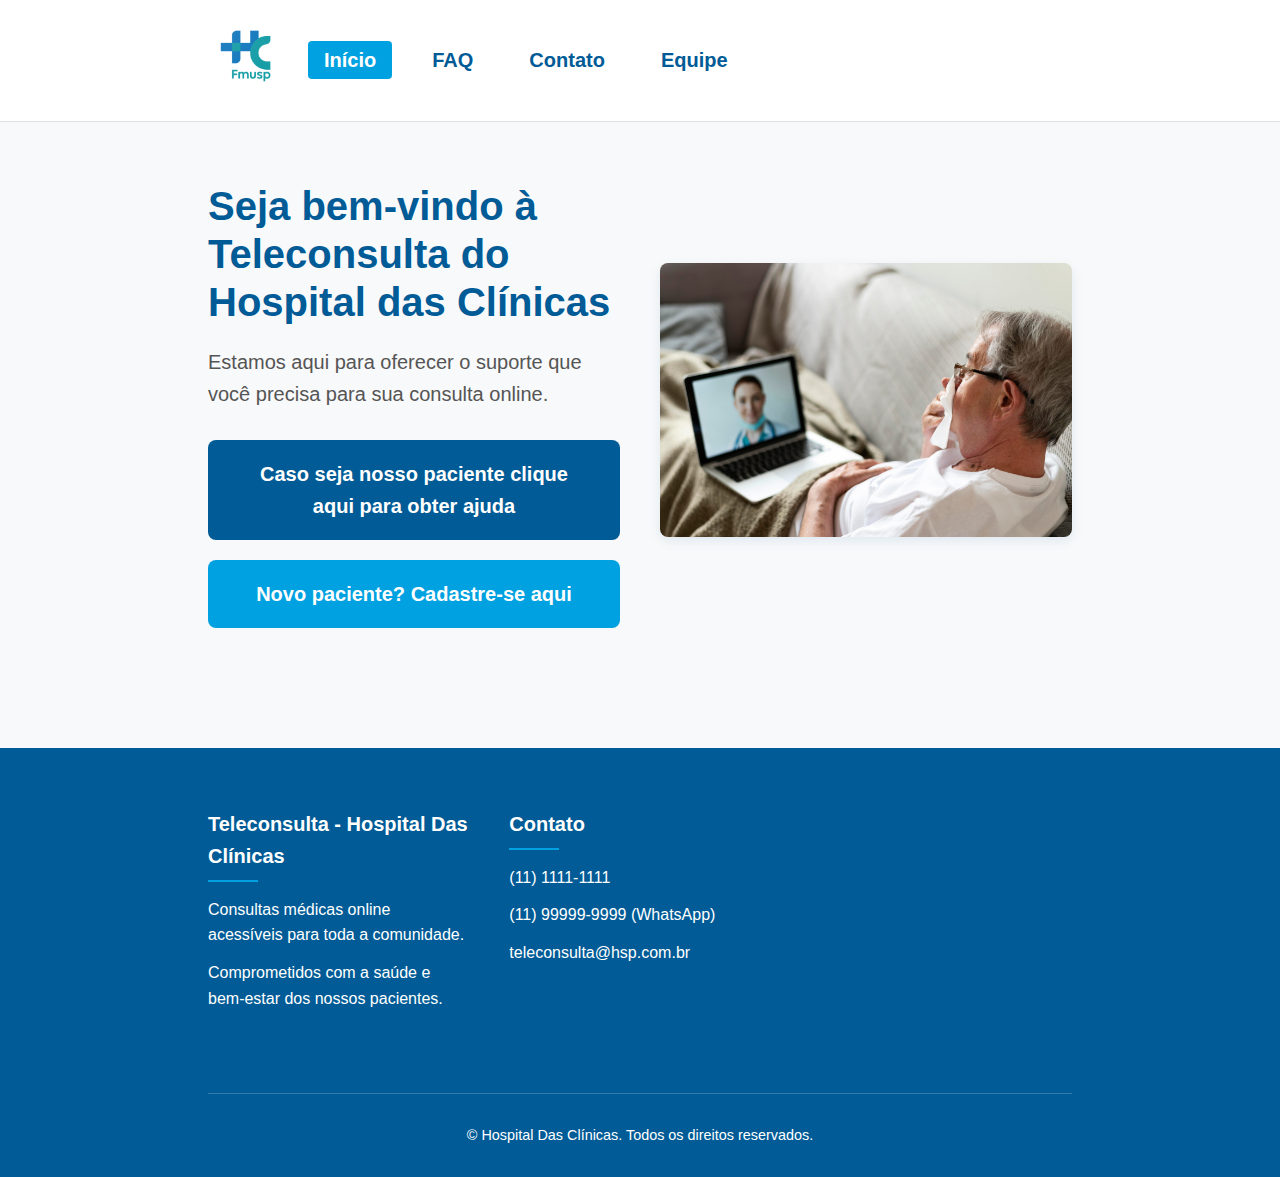
<file: index.html>
<!DOCTYPE html>
<html lang="pt-br">
<head>
  <meta charset="UTF-8">
  <meta name="viewport" content="width=device-width, initial-scale=1.0">
  <title>Hospital Das Clínicas - Teleconsulta</title>
  <link rel="stylesheet" href="./css/style.css">
</head>
<body>

<header class="cabecalho">
  <div class="container cabecalho-container">
    <div class="logo">
      <a href="index.html">
        <img src="./img/logo_hospital.png" alt="Logo Hospital">
      </a>
    </div>
    <nav class="menu">
      <ul>
        <li><a href="index.html" class="ativo">Início</a></li>
        <li><a href="./assets/faq.html">FAQ</a></li>
        <li><a href="./assets/contato.html">Contato</a></li>
        <li><a href="./assets/integrantes.html">Equipe</a></li>
      </ul>
    </nav>
  </div>
</header>

<main class="container">
  <section class="principal">
    <div class="conteudo-principal">
      <div class="texto-conteudo">
        <h1>Seja bem-vindo à Teleconsulta do Hospital das Clínicas</h1>
        <p>Estamos aqui para oferecer o suporte que você precisa para sua consulta online.</p>
        <div class="botoes-acesso">
          <div class="botao1">
            <a href="./assets/login.html">Caso seja nosso paciente clique aqui para obter ajuda</a>
          </div>
          <div class="botao2">
            <a href="./assets/cadastro.html">Novo paciente? Cadastre-se aqui</a>
          </div>
        </div>
      </div>
      <div class="imagem-destaque">
        <img src="./img/ImagemIdosoNaTeleConsulta.jpg" alt="Paciente usando tablet para consulta online">
      </div>
    </div>
  </section>
</main>

<footer class="rodape">
  <div class="container">
    <div class="coluna-footer">
      <h3>Teleconsulta - Hospital Das Clínicas</h3>
      <p>Consultas médicas online acessíveis para toda a comunidade.</p>
      <p>Comprometidos com a saúde e bem-estar dos nossos pacientes.</p>
    </div>

    <div class="coluna-footer">
      <h3>Contato</h3>
      <p> (11) 1111-1111</p>
      <p> (11) 99999-9999 (WhatsApp)</p>
      <p> teleconsulta@hsp.com.br</p>
    </div>

    <div class="base-rodape">
      <p>© Hospital Das Clínicas. Todos os direitos reservados.</p>
    </div>
  </div>
</footer>

</body>
</html>
</file>
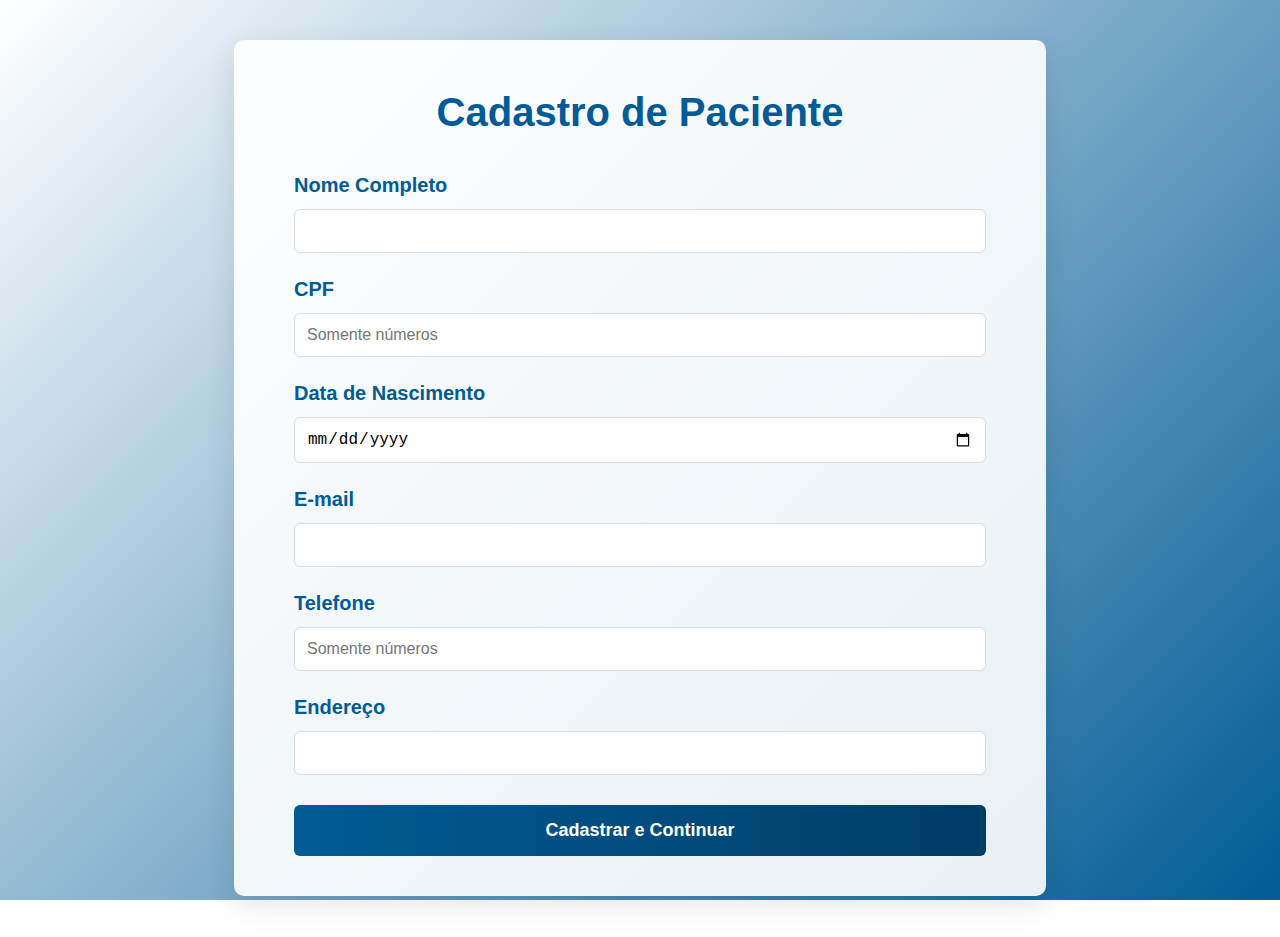
<file: assets/cadastro.html>
<!DOCTYPE html>
<html lang="pt-br">
<head>
    <meta charset="UTF-8">
    <meta name="viewport" content="width=device-width, initial-scale=1.0">
    <title>Cadastro de Paciente</title>
    <link rel="stylesheet" href="../css/forms.css">
    <script src="../js/cadastro.js" defer></script>
</head>
<body>
    <div class="container">
        <h1>Cadastro de Paciente</h1>
        <form id="cadastroForm" action="primeiroContato.html" method="GET">
            <div class="form-item">
                <label for="nome" class="required">Nome Completo</label>
                <input type="text" id="nome" name="nome" required>
            </div>

            <div class="form-item">
                <label for="cpf" class="required">CPF</label>
                <input type="text" id="cpf" name="cpf" maxlength="14" placeholder="Somente números" required>
            </div>

            <div class="form-item">
                <label for="dataNasc" class="required">Data de Nascimento</label>
                <input type="date" id="dataNasc" name="dataNasc" required>
            </div>
            <div class="form-item">
                <label for="email" class="required">E-mail</label>
                <input type="email" id="email" name="email" required>
            </div>

            <div class="form-item">
                <label for="telefone" class="required">Telefone</label>
                <input type="tel" id="telefone" name="telefone" placeholder="Somente números" required>
            </div>

            <div class="form-item">
                <label for="endereco">Endereço</label>
                <input type="text" id="endereco" name="endereco">
            </div>

            <button type="submit">Cadastrar e Continuar</button>
        </form>
    </div>
</body>
</html>
</file>
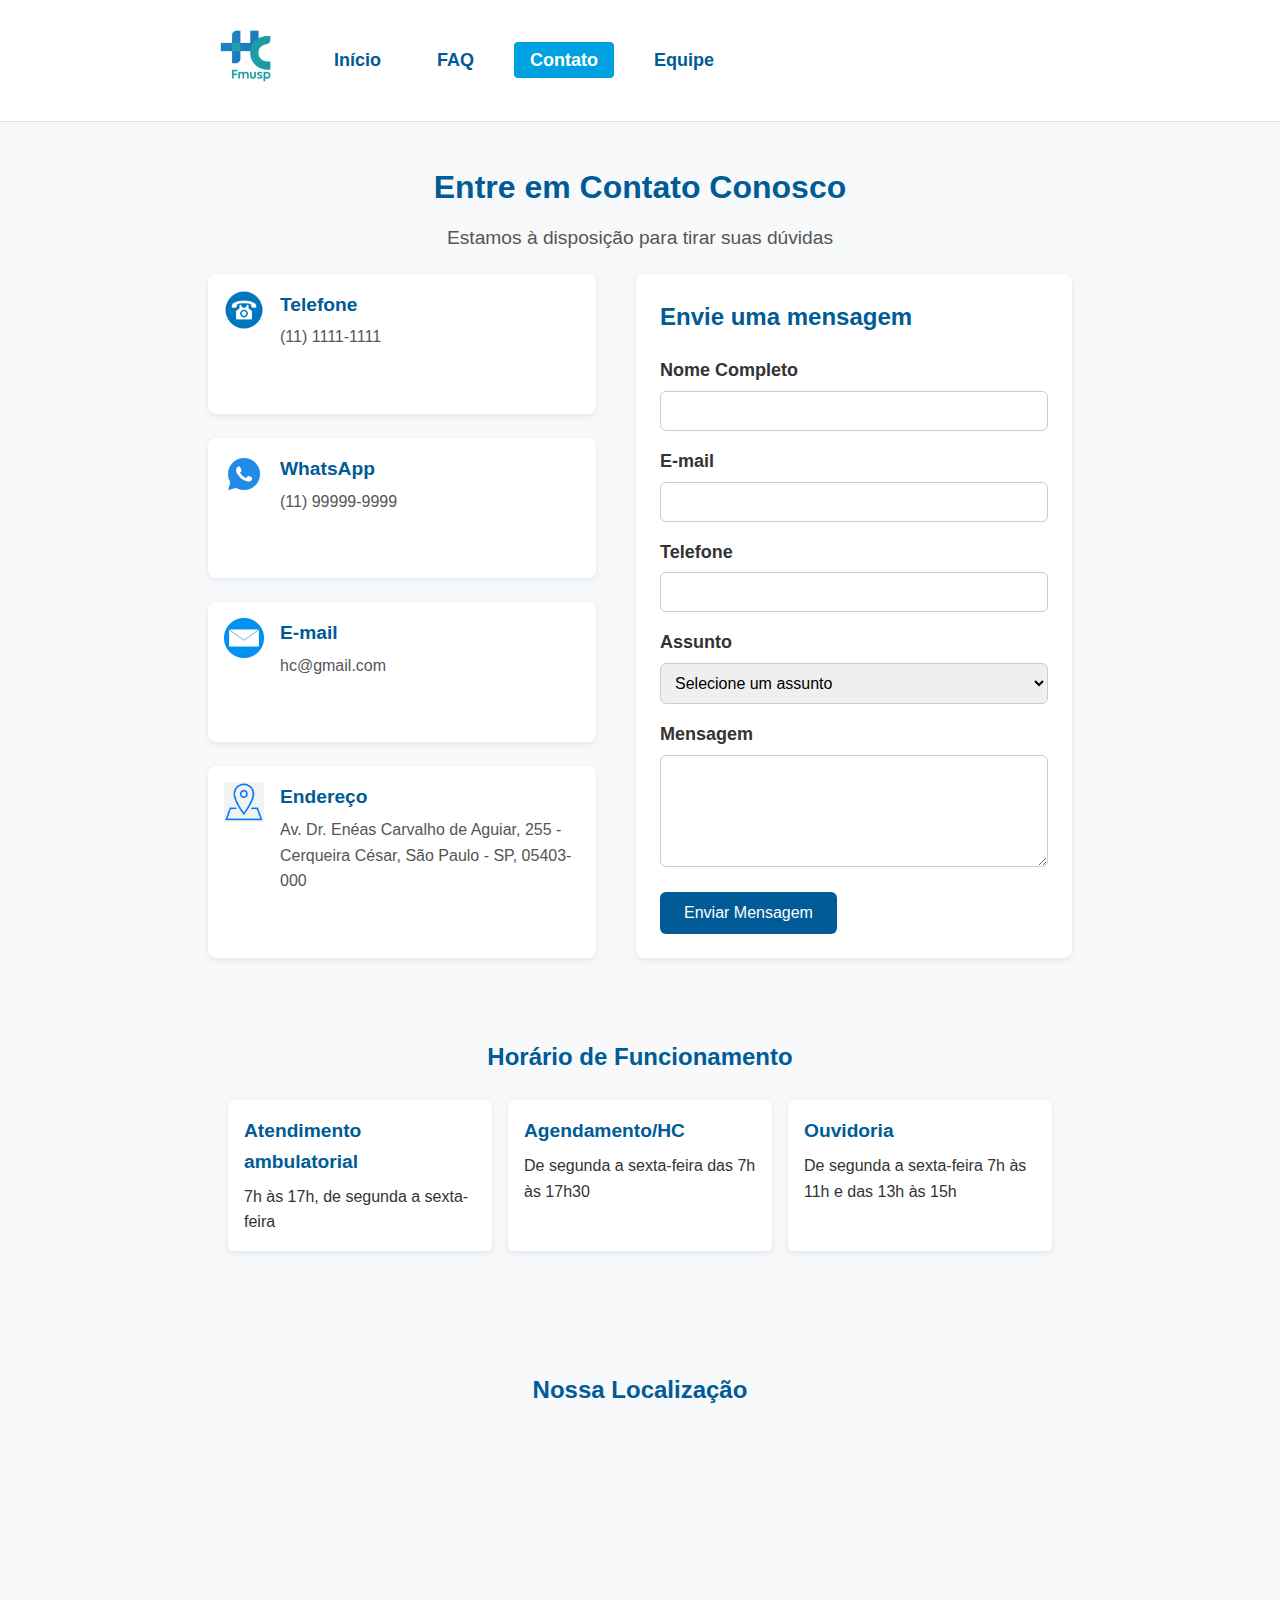
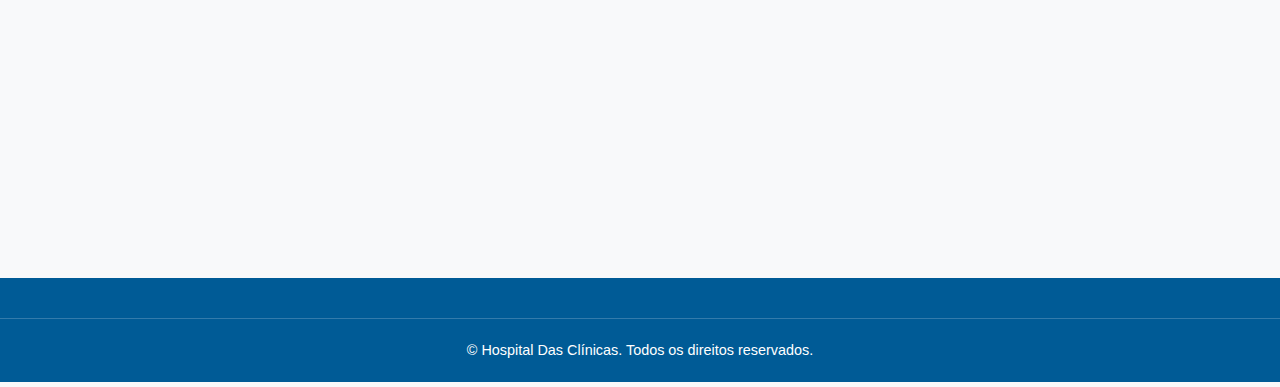
<file: assets/contato.html>
<!DOCTYPE html>
<html lang="pt-br">
<head>
  <meta charset="UTF-8">
  <meta name="viewport" content="width=device-width, initial-scale=1.0">
  <title>Hospital Das Clínicas - Contato</title>
  <link rel="stylesheet" href="../css/contato.css">
  <script src="../js/contato.js" defer></script>
</head>
<body>
  <header class="cabecalho">
    <div class="container cabecalho-container">
      <div class="logo">
        <a href="../index.html">
          <img src="../img/logo_sem_fundo.png" alt="Logo Hospital">
        </a>
      </div>
      <nav class="menu">
        <ul>
          <li><a href="../index.html">Início</a></li>
          <li><a href="./faq.html">FAQ</a></li>
          <li><a href="./contato.html" class="ativo">Contato</a></li>
          <li><a href="./integrantes.html">Equipe</a></li>
        </ul>
      </nav>
    </div>
  </header>

  <main class="container">
    <section class="contato-header">
      <h1>Entre em Contato Conosco</h1>
      <p>Estamos à disposição para tirar suas dúvidas</p>
    </section>

    <div class="contato-content">
      <div class="contato-info">
        <div class="info-box">
          <div class="info-icon">
            <img src="../img/telefone.png" alt="Ícone telefone">
          </div>
          <div class="info-text">
            <h3>Telefone</h3>
            <p>(11) 1111-1111</p>
          </div>
        </div>

        <div class="info-box">
          <div class="info-icon">
            <img src="../img/whatsapp_logo.png" alt="Ícone WhatsApp">
          </div>
          <div class="info-text">
            <h3>WhatsApp</h3>
            <p>(11) 99999-9999</p>
          </div>
        </div>

        <div class="info-box">
          <div class="info-icon">
            <img src="../img/email_logo.jpg" alt="Ícone e-mail">
          </div>
          <div class="info-text">
            <h3>E-mail</h3>
            <p>hc@gmail.com</p>
          </div>
        </div>

        <div class="info-box">
          <div class="info-icon">
            <img src="../img/endereco_logo.png" alt="Ícone endereço">
          </div>
          <div class="info-text">
            <h3>Endereço</h3>
            <p>Av. Dr. Enéas Carvalho de Aguiar, 255 - Cerqueira César, São Paulo - SP, 05403-000</p>
          </div>
        </div>
      </div>

      <div class="contato-form">
        <h2>Envie uma mensagem</h2>
        <form id="contatoForm">
          <div class="form-group">
            <label for="nome">Nome Completo</label>
            <input type="text" id="nome" name="nome" required>
          </div>

          <div class="form-group">
            <label for="email">E-mail</label>
            <input type="email" id="email" name="email" required>
          </div>

          <div class="form-group">
            <label for="telefone">Telefone</label>
            <input type="tel" id="telefone" name="telefone">
          </div>

          <div class="form-group">
            <label for="assunto">Assunto</label>
            <select id="assunto" name="assunto" required>
              <option value="" disabled selected>Selecione um assunto</option>
              <option value="duvida">Dúvida</option>
              <option value="sugestao">Sugestão</option>
              <option value="reclamacao">Reclamação</option>
              <option value="outro">Outro</option>
            </select>
          </div>

          <div class="form-group">
            <label for="mensagem">Mensagem</label>
            <textarea id="mensagem" name="mensagem" rows="5" required></textarea>
          </div>

          <button type="submit" class="btn-enviar">Enviar Mensagem</button>
          <div id="mensagemSucesso"></div>
        </form>
      </div>
    </div>

    <section class="horario-funcionamento">
      <h2>Horário de Funcionamento</h2>
      <div class="horarios-container">
        <div class="horario-item">
          <h3>Atendimento ambulatorial</h3>
          <p>7h às 17h, de segunda a sexta-feira</p>
        </div>
        <div class="horario-item">
          <h3>Agendamento/HC</h3>
          <p>De segunda a sexta-feira das 7h às 17h30</p>
        </div>
        <div class="horario-item">
          <h3>Ouvidoria</h3>
          <p>De segunda a sexta-feira 7h às 11h e das 13h às 15h</p>
        </div>
      </div>
    </section>

    <section class="contato-mapa">
      <h2>Nossa Localização</h2>
      <div class="mapa-wrapper">
        <iframe 
          src="https://www.google.com/maps/embed?pb=!1m18!1m12!1m3!1d3656.922487366746!2d-46.67074382376934!3d-23.57021866239795!2m3!1f0!2f0!3f0!3m2!1i1024!2i768!4f13.1!3m3!1m2!1s0x94ce59ce23a1eb7f%3A0x2b0bfb6e0f1f1a11!2sHospital%20das%20Cl%C3%ADnicas%20da%20Faculdade%20de%20Medicina%20da%20Universidade%20de%20S%C3%A3o%20Paulo!5e0!3m2!1spt-BR!2sbr!4v1716400000000!5m2!1spt-BR!2sbr" 
          allowfullscreen="" 
          loading="lazy"
          referrerpolicy="no-referrer-when-downgrade">
        </iframe>
      </div>
    </section>
  </main>

  <footer class="rodape">
    <div class="base-rodape">
      <p>© Hospital Das Clínicas. Todos os direitos reservados.</p>
    </div>
  </footer>
</body>
</html>
</file>
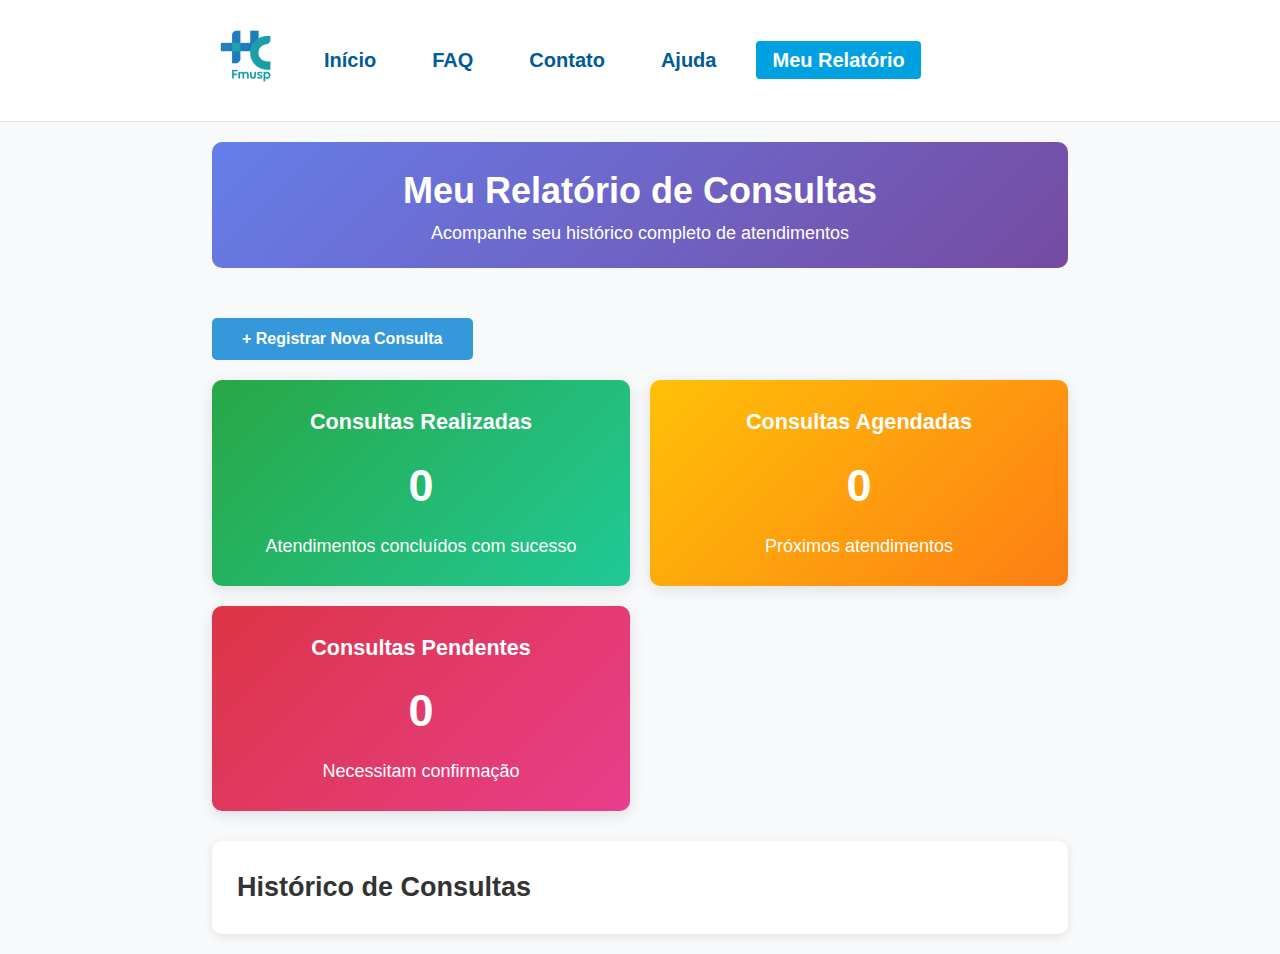
<file: assets/dashboard-cadastro.html>
<!DOCTYPE html>
<html lang="pt-br">
<head>
    <meta charset="UTF-8">
    <meta name="viewport" content="width=device-width, initial-scale=1.0">
    <title>Hospital Das Clínicas - Meu Relatório</title>
    <link rel="stylesheet" href="../css/style.css">
    <style>
        .dashboard-container {
            max-width: 1200px;
            margin: 0 auto;
            padding: 20px;
        }
        
        .dashboard-header {
            text-align: center;
            margin-bottom: 30px;
            padding: 20px;
            background: linear-gradient(135deg, #667eea 0%, #764ba2 100%);
            color: white;
            border-radius: 10px;
        }
        
        .status-grid {
            display: grid;
            grid-template-columns: repeat(auto-fit, minmax(300px, 1fr));
            gap: 20px;
            margin-bottom: 30px;
        }
        
        .status-card {
            padding: 25px;
            border-radius: 10px;
            text-align: center;
            color: white;
            box-shadow: 0 4px 15px rgba(0,0,0,0.1);
        }
        
        .status-bom {
            background: linear-gradient(135deg, #28a745, #20c997);
        }
        
        .status-ruim {
            background: linear-gradient(135deg, #dc3545, #e83e8c);
        }
        
        .status-neutro {
            background: linear-gradient(135deg, #ffc107, #fd7e14);
        }
        
        .status-card h3 {
            margin-bottom: 10px;
            font-size: 1.2em;
        }
        
        .status-card .numero {
            font-size: 2.5em;
            font-weight: bold;
            margin: 10px 0;
        }
        
        .historico-consultas {
            background: white;
            padding: 25px;
            border-radius: 10px;
            box-shadow: 0 2px 10px rgba(0,0,0,0.1);
        }
        
        .consulta-item {
            padding: 15px;
            border-left: 5px solid #3498db;
            margin-bottom: 15px;
            background: #f8f9fa;
            border-radius: 5px;
        }
        
        .consulta-presencial { border-left-color: #28a745; }
        .consulta-remota { border-left-color: #17a2b8; }
        .consulta-pendente { border-left-color: #ffc107; }
        
        .btn-registrar {
            background: #3498db;
            color: white;
            padding: 12px 30px;
            border: none;
            border-radius: 5px;
            cursor: pointer;
            font-size: 16px;
            font-weight: bold;
            margin: 20px 0;
        }
        
        .btn-registrar:hover {
            background: #2980b9;
        }
        
        .modal {
            display: none;
            position: fixed;
            z-index: 1000;
            left: 0;
            top: 0;
            width: 100%;
            height: 100%;
            background-color: rgba(0,0,0,0.5);
        }
        
        .modal-content {
            background-color: white;
            margin: 5% auto;
            padding: 30px;
            border-radius: 10px;
            width: 90%;
            max-width: 500px;
        }
        
        .form-group {
            margin-bottom: 20px;
        }
        
        .form-group label {
            display: block;
            margin-bottom: 5px;
            font-weight: bold;
            color: #2c3e50;
        }
        
        .form-group select {
            width: 100%;
            padding: 10px;
            border: 2px solid #ddd;
            border-radius: 5px;
            font-size: 16px;
        }
        
        .btn-submit {
            background: #28a745;
            color: white;
            padding: 12px 30px;
            border: none;
            border-radius: 5px;
            cursor: pointer;
            font-size: 16px;
            width: 100%;
        }
        
        .close {
            float: right;
            font-size: 28px;
            font-weight: bold;
            cursor: pointer;
        }
    </style>
</head>
<body>

<header class="cabecalho">
    <div class="container cabecalho-container">
        <div class="logo">
            <a href="../index.html">
                <img src="../img/logo_hospital.png" alt="Logo Hospital">
            </a>
        </div>
        <nav class="menu">
            <ul>
                <li><a href="../index.html">Início</a></li>
                <li><a href="./faq.html">FAQ</a></li>
                <li><a href="./contato.html">Contato</a></li>
                <li><a href="./ajuda.html" >Ajuda</a></li>
                <li><a href="./dashboard-cadastrado.html" class="ativo">Meu Relatório</a></li>  
            </ul>
        </nav>
    </div>
</header>

<main class="container dashboard-container">
    <div class="dashboard-header">
        <h1>Meu Relatório de Consultas</h1>
        <p>Acompanhe seu histórico completo de atendimentos</p>
    </div>

    <button class="btn-registrar" onclick="abrirModal()">+ Registrar Nova Consulta</button>

    <div class="status-grid">
        <div class="status-card status-bom">
            <h3>Consultas Realizadas</h3>
            <div class="numero" id="total-realizadas">0</div>
            <p>Atendimentos concluídos com sucesso</p>
        </div>
        
        <div class="status-card status-neutro">
            <h3>Consultas Agendadas</h3>
            <div class="numero" id="total-agendadas">0</div>
            <p>Próximos atendimentos</p>
        </div>
        
        <div class="status-card status-ruim">
            <h3>Consultas Pendentes</h3>
            <div class="numero" id="total-pendentes">0</div>
            <p>Necessitam confirmação</p>
        </div>
    </div>

    <div class="historico-consultas">
        <h2>Histórico de Consultas</h2>
        <div id="lista-consultas">
            <!-- As consultas serão inseridas aqui via JavaScript -->
        </div>
    </div>
</main>

<!-- Modal para registrar consulta -->
<div id="modalConsulta" class="modal">
    <div class="modal-content">
        <span class="close" onclick="fecharModal()">&times;</span>
        <h2>Registrar Nova Consulta</h2>
        <form id="formConsulta">
            <div class="form-group">
                <label for="tipoConsulta">Tipo de Consulta:</label>
                <select id="tipoConsulta" required>
                    <option value="">Selecione...</option>
                    <option value="presencial">Consulta Presencial</option>
                    <option value="remota">Consulta Remota</option>
                </select>
            </div>
            
            <div class="form-group">
                <label for="statusConsulta">Status:</label>
                <select id="statusConsulta" required>
                    <option value="">Selecione...</option>
                    <option value="realizada">Realizada</option>
                    <option value="agendada">Agendada</option>
                    <option value="pendente">Pendente</option>
                </select>
            </div>
            
            <div class="form-group">
                <label for="dataConsulta">Data:</label>
                <input type="date" id="dataConsulta" required style="width: 100%; padding: 10px; border: 2px solid #ddd; border-radius: 5px;">
            </div>
            
            <button type="submit" class="btn-submit">Registrar Consulta</button>
        </form>
    </div>
</div>

<script>
    let consultas = JSON.parse(localStorage.getItem('consultasCadastrado')) || [];
    
    function atualizarDashboard() {
        const realizadas = consultas.filter(c => c.status === 'realizada').length;
        const agendadas = consultas.filter(c => c.status === 'agendada').length;
        const pendentes = consultas.filter(c => c.status === 'pendente').length;
        
        document.getElementById('total-realizadas').textContent = realizadas;
        document.getElementById('total-agendadas').textContent = agendadas;
        document.getElementById('total-pendentes').textContent = pendentes;
        
        const lista = document.getElementById('lista-consultas');
        lista.innerHTML = '';
        
        consultas.forEach((consulta, index) => {
            const item = document.createElement('div');
            item.className = `consulta-item ${consulta.tipo === 'presencial' ? 'consulta-presencial' : 'consulta-remota'}`;
            
            const statusColor = consulta.status === 'realizada' ? '#28a745' : 
                              consulta.status === 'agendada' ? '#17a2b8' : '#ffc107';
            
            item.innerHTML = `
                <h4>Consulta ${consulta.tipo === 'presencial' ? 'Presencial' : 'Remota'}</h4>
                <p><strong>Data:</strong> ${new Date(consulta.data).toLocaleDateString('pt-BR')}</p>
                <p><strong>Status:</strong> <span style="color: ${statusColor}">${consulta.status.charAt(0).toUpperCase() + consulta.status.slice(1)}</span></p>
            `;
            lista.appendChild(item);
        });
    }
    
    function abrirModal() {
        document.getElementById('modalConsulta').style.display = 'block';
    }
    
    function fecharModal() {
        document.getElementById('modalConsulta').style.display = 'none';
    }
    
    document.getElementById('formConsulta').addEventListener('submit', function(e) {
        e.preventDefault();
        
        const novaConsulta = {
            tipo: document.getElementById('tipoConsulta').value,
            status: document.getElementById('statusConsulta').value,
            data: document.getElementById('dataConsulta').value,
            timestamp: new Date().getTime()
        };
        
        consultas.unshift(novaConsulta);
        localStorage.setItem('consultasCadastrado', JSON.stringify(consultas));
        
        fecharModal();
        atualizarDashboard();
        this.reset();
    });
    
    // Fechar modal clicando fora
    window.onclick = function(event) {
        const modal = document.getElementById('modalConsulta');
        if (event.target === modal) {
            fecharModal();
        }
    }
    
    // Inicializar dashboard
    atualizarDashboard();
</script>

</body>
</html>
</file>
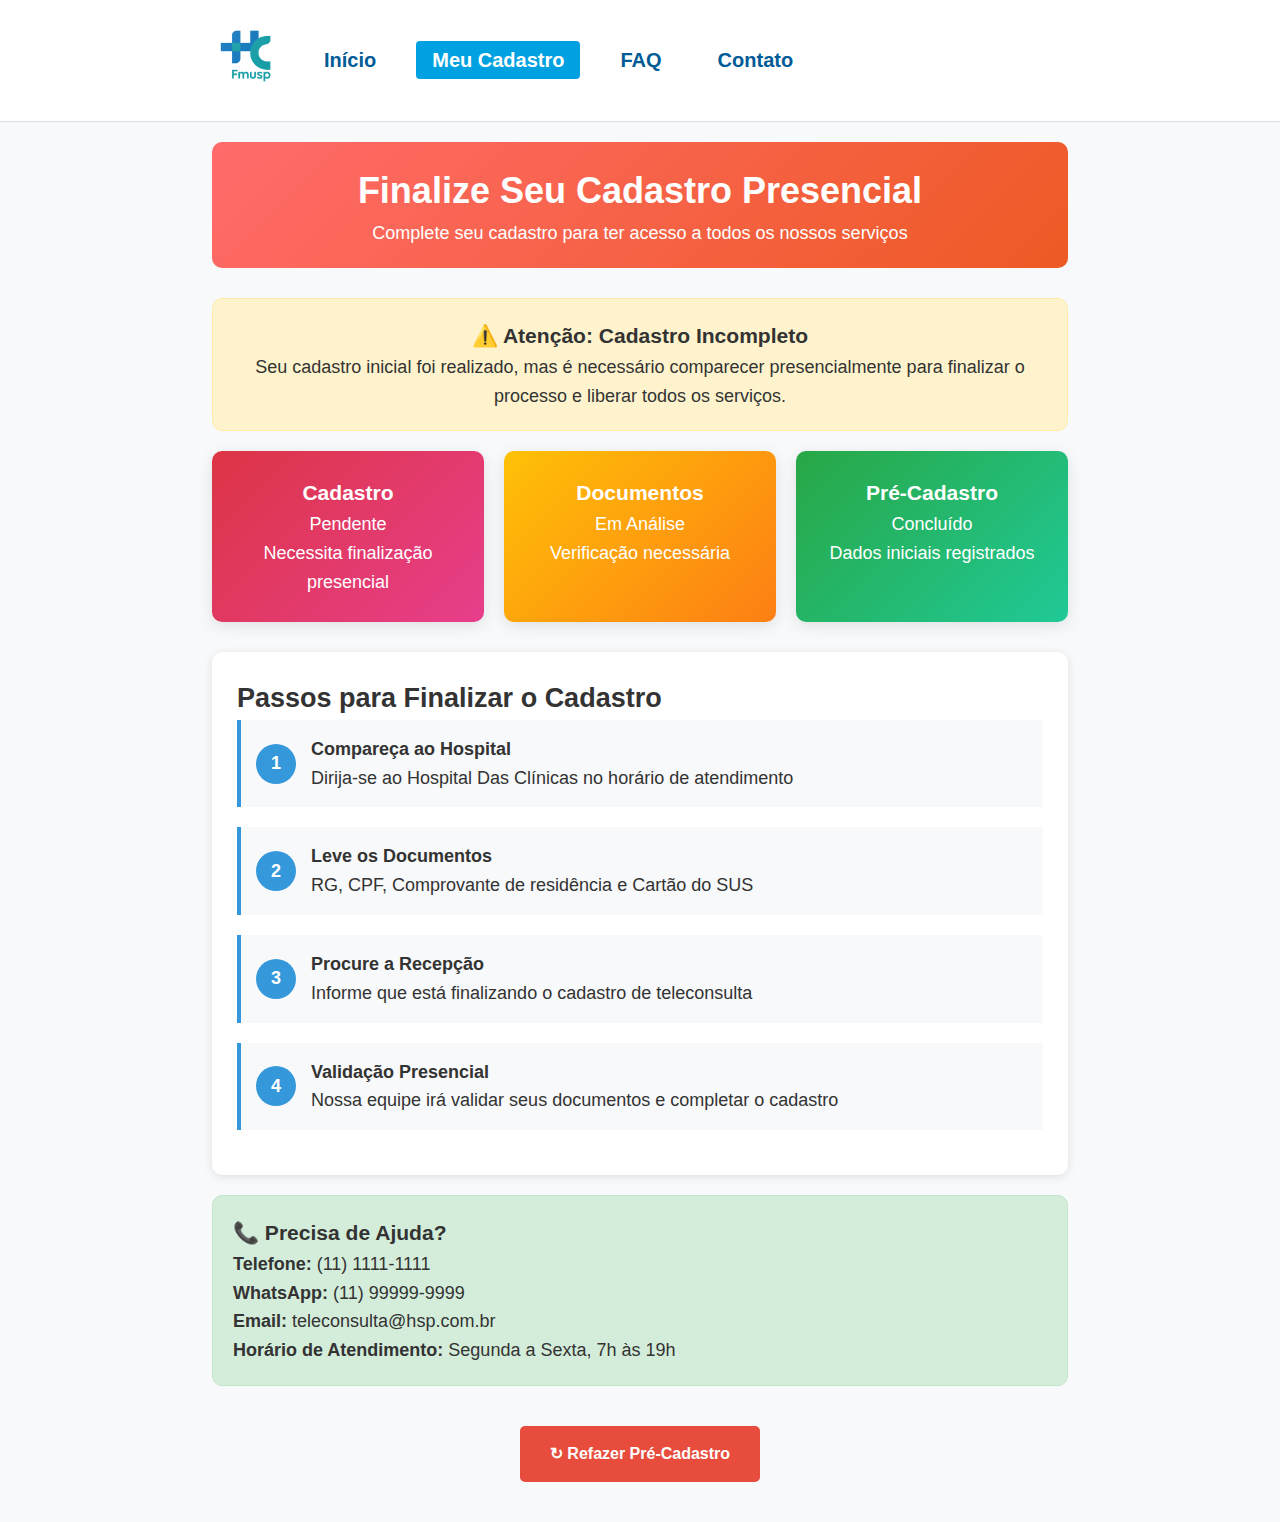
<file: assets/dashboard-naocadastrado.html>
<!DOCTYPE html>
<html lang="pt-br">
<head>
    <meta charset="UTF-8">
    <meta name="viewport" content="width=device-width, initial-scale=1.0">
    <title>Hospital Das Clínicas - Primeiro Contato</title>
    <link rel="stylesheet" href="../css/style.css">
    <style>
        .dashboard-container {
            max-width: 1200px;
            margin: 0 auto;
            padding: 20px;
        }
        
        .dashboard-header {
            text-align: center;
            margin-bottom: 30px;
            padding: 20px;
            background: linear-gradient(135deg, #ff6b6b 0%, #ee5a24 100%);
            color: white;
            border-radius: 10px;
        }
        
        .alerta-importante {
            background: #fff3cd;
            border: 1px solid #ffeaa7;
            border-radius: 10px;
            padding: 20px;
            margin: 20px 0;
            text-align: center;
        }
        
        .status-grid {
            display: grid;
            grid-template-columns: repeat(auto-fit, minmax(250px, 1fr));
            gap: 20px;
            margin-bottom: 30px;
        }
        
        .status-card {
            padding: 25px;
            border-radius: 10px;
            text-align: center;
            color: white;
            box-shadow: 0 4px 15px rgba(0,0,0,0.1);
        }
        
        .status-bom {
            background: linear-gradient(135deg, #28a745, #20c997);
        }
        
        .status-ruim {
            background: linear-gradient(135deg, #dc3545, #e83e8c);
        }
        
        .status-neutro {
            background: linear-gradient(135deg, #ffc107, #fd7e14);
        }
        
        .passos-cadastro {
            background: white;
            padding: 25px;
            border-radius: 10px;
            box-shadow: 0 2px 10px rgba(0,0,0,0.1);
            margin: 20px 0;
        }
        
        .passo-item {
            display: flex;
            align-items: center;
            margin-bottom: 20px;
            padding: 15px;
            border-left: 4px solid #3498db;
            background: #f8f9fa;
        }
        
        .passo-numero {
            background: #3498db;
            color: white;
            width: 40px;
            height: 40px;
            border-radius: 50%;
            display: flex;
            align-items: center;
            justify-content: center;
            font-weight: bold;
            margin-right: 15px;
            flex-shrink: 0;
        }
        
        .btn-cadastro {
            background: #e74c3c;
            color: white;
            padding: 15px 30px;
            border: none;
            border-radius: 5px;
            cursor: pointer;
            font-size: 16px;
            font-weight: bold;
            margin: 20px 0;
            text-decoration: none;
            display: inline-block;
        }
        
        .btn-cadastro:hover {
            background: #c0392b;
        }
        
        .info-contato {
            background: #d4edda;
            border: 1px solid #c3e6cb;
            border-radius: 10px;
            padding: 20px;
            margin: 20px 0;
        }
    </style>
</head>
<body>

<header class="cabecalho">
    <div class="container cabecalho-container">
        <div class="logo">
            <a href="../index.html">
                <img src="../img/logo_hospital.png" alt="Logo Hospital">
            </a>
        </div>
        <nav class="menu">
            <ul>
                <li><a href="../index.html">Início</a></li>
                <li><a href="./dashboard-naocadastrado.html" class="ativo">Meu Cadastro</a></li>
                <li><a href="./faq.html">FAQ</a></li>
                <li><a href="./contato.html">Contato</a></li>
            </ul>
        </nav>
    </div>
</header>

<main class="container dashboard-container">
    <div class="dashboard-header">
        <h1>Finalize Seu Cadastro Presencial</h1>
        <p>Complete seu cadastro para ter acesso a todos os nossos serviços</p>
    </div>

    <div class="alerta-importante">
        <h3>⚠️ Atenção: Cadastro Incompleto</h3>
        <p>Seu cadastro inicial foi realizado, mas é necessário comparecer presencialmente para finalizar o processo e liberar todos os serviços.</p>
    </div>

    <div class="status-grid">
        <div class="status-card status-ruim">
            <h3>Cadastro</h3>
            <div class="numero">Pendente</div>
            <p>Necessita finalização presencial</p>
        </div>
        
        <div class="status-card status-neutro">
            <h3>Documentos</h3>
            <div class="numero">Em Análise</div>
            <p>Verificação necessária</p>
        </div>
        
        <div class="status-card status-bom">
            <h3>Pré-Cadastro</h3>
            <div class="numero">Concluído</div>
            <p>Dados iniciais registrados</p>
        </div>
    </div>

    <div class="passos-cadastro">
        <h2>Passos para Finalizar o Cadastro</h2>
        
        <div class="passo-item">
            <div class="passo-numero">1</div>
            <div>
                <h4>Compareça ao Hospital</h4>
                <p>Dirija-se ao Hospital Das Clínicas no horário de atendimento</p>
            </div>
        </div>
        
        <div class="passo-item">
            <div class="passo-numero">2</div>
            <div>
                <h4>Leve os Documentos</h4>
                <p>RG, CPF, Comprovante de residência e Cartão do SUS</p>
            </div>
        </div>
        
        <div class="passo-item">
            <div class="passo-numero">3</div>
            <div>
                <h4>Procure a Recepção</h4>
                <p>Informe que está finalizando o cadastro de teleconsulta</p>
            </div>
        </div>
        
        <div class="passo-item">
            <div class="passo-numero">4</div>
            <div>
                <h4>Validação Presencial</h4>
                <p>Nossa equipe irá validar seus documentos e completar o cadastro</p>
            </div>
        </div>
    </div>

    <div class="info-contato">
        <h3>📞 Precisa de Ajuda?</h3>
        <p><strong>Telefone:</strong> (11) 1111-1111</p>
        <p><strong>WhatsApp:</strong> (11) 99999-9999</p>
        <p><strong>Email:</strong> teleconsulta@hsp.com.br</p>
        <p><strong>Horário de Atendimento:</strong> Segunda a Sexta, 7h às 19h</p>
    </div>

    <center>
        <a href="./cadastro.html" class="btn-cadastro">↻ Refazer Pré-Cadastro</a>
    </center>
</main>

<script>
    // Simular dados do pré-cadastro
    document.addEventListener('DOMContentLoaded', function() {
        const urlParams = new URLSearchParams(window.location.search);
        const nome = urlParams.get('nome') || 'Pré-cadastro realizado';
        
        if (nome !== 'Pré-cadastro realizado') {
            document.querySelector('.dashboard-header h1').innerHTML = 
                `Finalize Seu Cadastro, ${nome}!`;
        }
    });
</script>

</body>
</html>
</file>
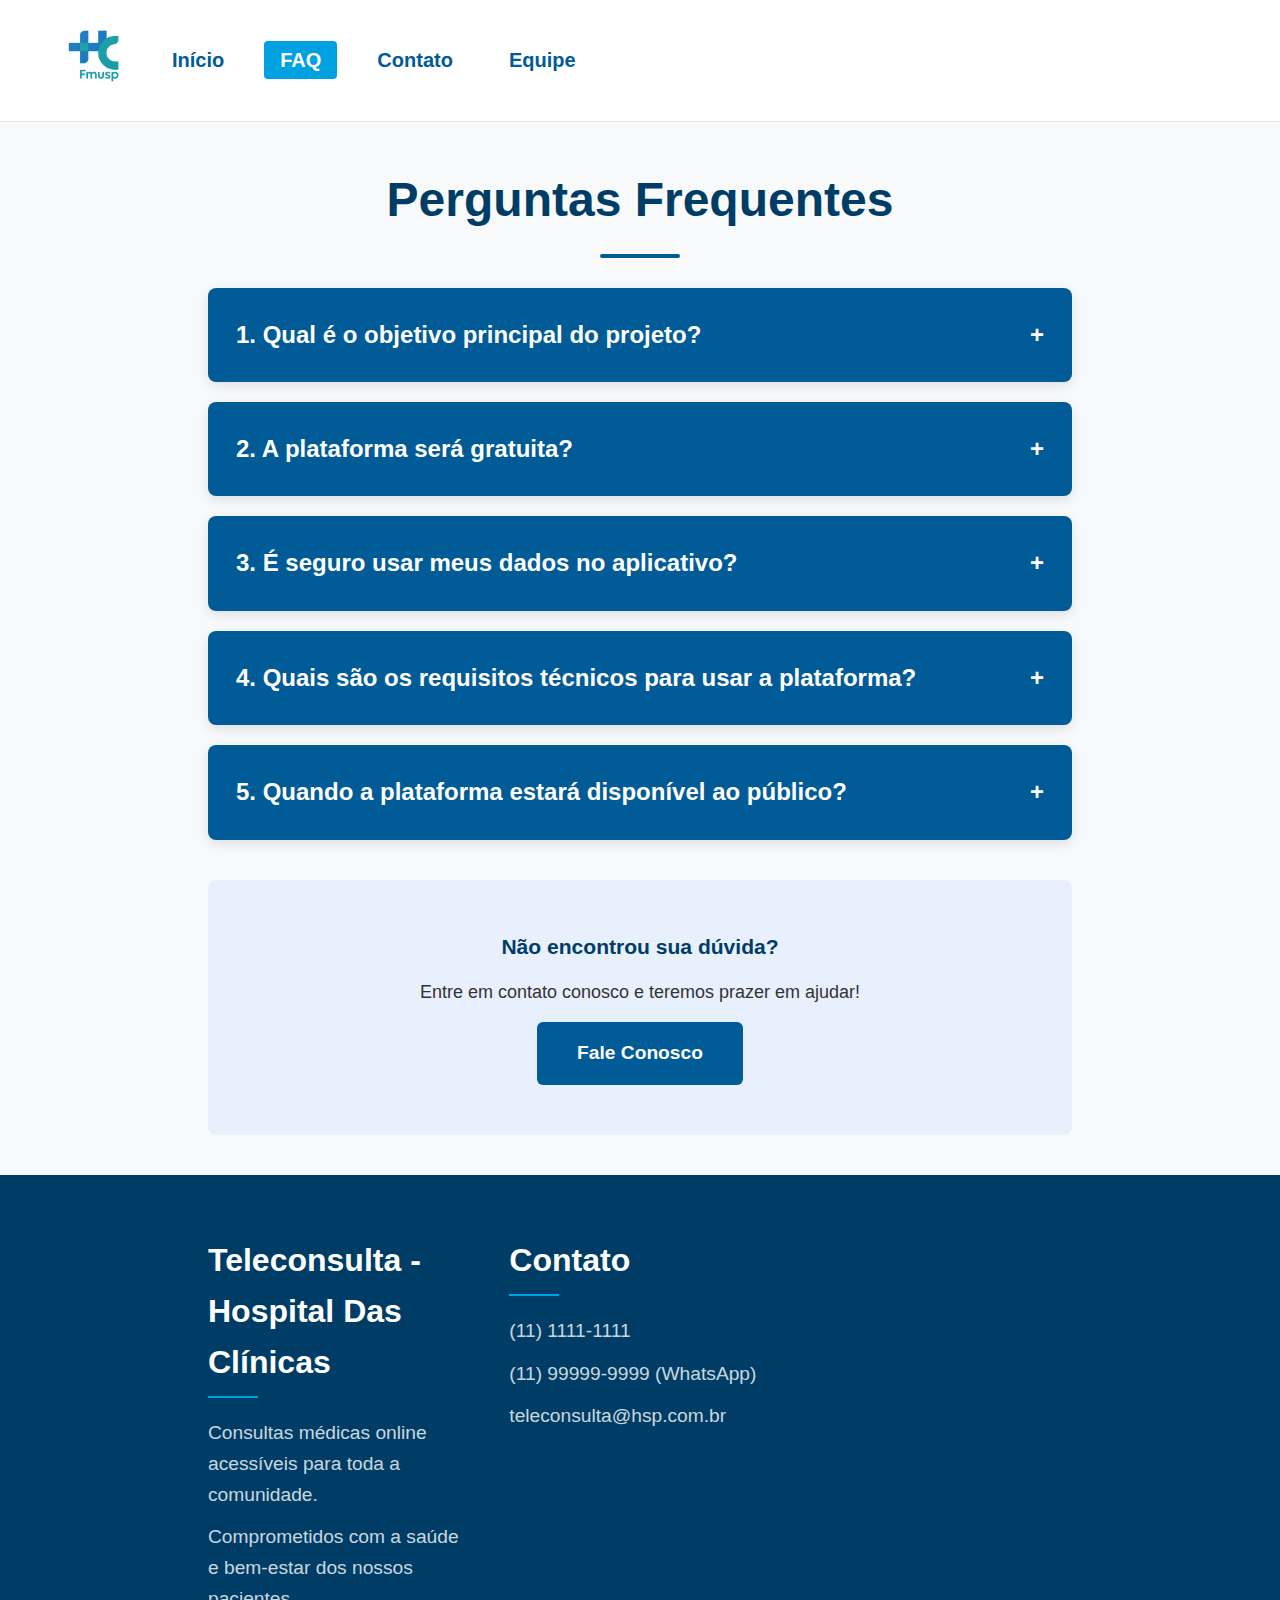
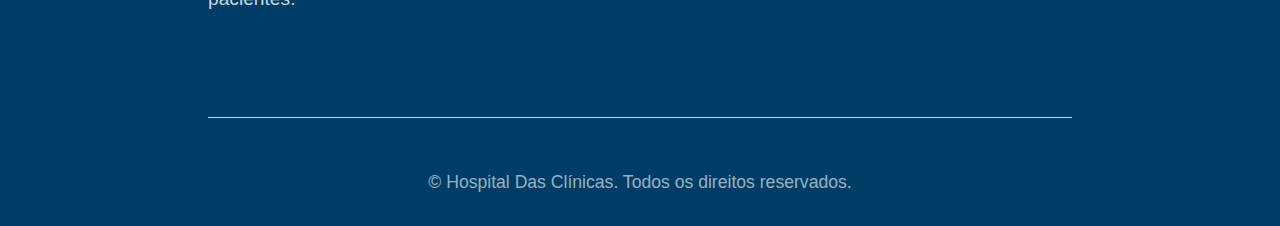
<file: assets/faq.html>
<!DOCTYPE html>
<html lang="en">
<head>
    <meta charset="UTF-8">
    <meta name="viewport" content="width=device-width, initial-scale=1.0">
    <title>FAQ-PERGUNTAS</title>
    <link rel="stylesheet" href="../css/faq.css">
    <script src="../js/faq.js" defer></script>

</head>
<body>
    <header class="cabecalho">
        <div class="container cabecalho-container">
          <div class="logo">
            <a href="index.html">
              <img src="../img/logo_hospital.png" alt="Logo Hospital">
            </a>
          </div>
          <nav class="menu">
            <ul>
              <li><a href="../index.html">Início</a></li>
              <li><a href="./faq.html"class="ativo">FAQ</a></li>
              <li><a href="./contato.html">Contato</a></li>
              <li><a href="./integrantes.html">Equipe</a></li>
            </ul>
          </nav>
        </div>
      </header>
    <main class="container">
    <section class="faq-section">
        <h2 class="section-title">Perguntas Frequentes</h2>
        
        <div class="faq-container">
           
            <div class="faq-item">
                <div class="faq-question">1. Qual é o objetivo principal do projeto?</div>
                <div class="faq-answer">
                    <p>Nosso projeto tem como objetivo desenvolver um site de para  facilitar o acesso especialmente pensada para pessoas idosas ou com pouca familiaridade com tecnologia. Queremos democratizar o acesso à saúde digital.</p>
                </div>
            </div>
        
            <div class="faq-item">
                <div class="faq-question">2. A plataforma será gratuita?</div>
                <div class="faq-answer">
                    <p>Sim. Nosso projeto foi desenvolvido com o objetivo de facilitar o acesso à saúde digital, por isso, ofereceremos uma versão totalmente gratuita, garantindo que todos possam usufruir dos serviços essenciais de telemedicina sem custos </p>
                </div>
            </div>
             <div class="faq-item">
                <div class="faq-question">3. É seguro usar meus dados no aplicativo?</div>
                <div class="faq-answer">
                    <p>Sim, utilizamos criptografia avançada e seguimos todas as normas de proteção de dados. </p>
                </div>
            </div>
            
        
            <div class="faq-item">
                <div class="faq-question">4. Quais são os requisitos técnicos para usar a plataforma?</div>
                <div class="faq-answer">
                    <p>Nenhum, nosso site foi totalmente pensado em atender todos os públicos desde celular a computadores</p>
                    </div>
            </div>
            
            <div class="faq-item">
                <div class="faq-question">5. Quando a plataforma estará disponível ao público?</div>
                <div class="faq-answer">
                    <p>Estamos na fase final de desenvolvimento e testes. Previsão de lançamento para o final de 2025.</p>
                </div>
            </div>
            
            <div class="contact-promo">
                <h3>Não encontrou sua dúvida?</h3>
                <p>Entre em contato conosco e teremos prazer em ajudar!</p>
                <a href="contato.html" class="contact-link">Fale Conosco</a>
            </div>
        </div>
    </section>
</main>
<footer class="rodape">
  <div class="container">
    <div class="coluna-footer">
      <h3>Teleconsulta - Hospital Das Clínicas</h3>
      <p>Consultas médicas online acessíveis para toda a comunidade.</p>
      <p>Comprometidos com a saúde e bem-estar dos nossos pacientes.</p>
    </div>

    <div class="coluna-footer">
      <h3>Contato</h3>
      <p> (11) 1111-1111</p>
      <p> (11) 99999-9999 (WhatsApp)</p>
      <p> teleconsulta@hsp.com.br</p>
    </div>

    <div class="base-rodape">
      <p>© Hospital Das Clínicas. Todos os direitos reservados.</p>
    </div>
  </div>
</footer>

</body>
</html>


</body>
</html>
</file>
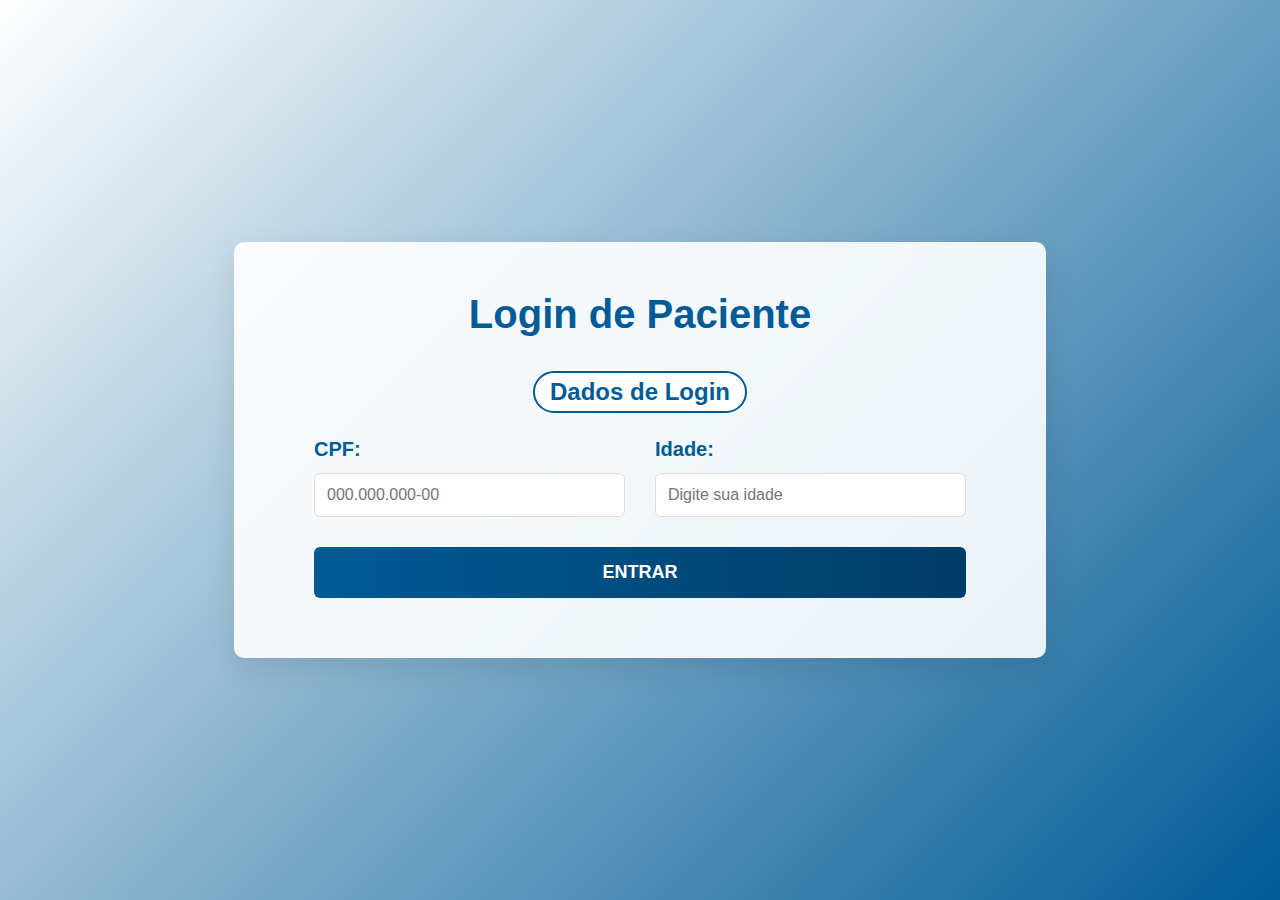
<file: assets/login.html>
<!DOCTYPE html>
<html lang="pt-br">

<head>
    <meta charset="UTF-8" />
    <meta name="viewport" content="width=device-width, initial-scale=1" />
    <title>Login de Paciente</title>
    <link rel="stylesheet" href="../css/forms.css" />
    <script src="../js/login.js" defer></script>
</head>

<body>
    <div class="container">
        <h1>Login de Paciente</h1>

        <form id="paciente-form" action="ajuda.html" method="GET">
            <fieldset>
                <legend>Dados de Login</legend>

                <div class="row">
                    <div class="form-item">
                        <label for="idCpf" class="required">CPF:</label>
                        <input type="text" id="idCpf" name="cpf" maxlength="14" placeholder="000.000.000-00" required />
                    </div>

                    <div class="form-item">
                        <label for="idIdade" class="required">Idade:</label>
                        <input type="number" id="idIdade" name="idade" min="0" placeholder="Digite sua idade" required />
                    </div>
                </div>

                <button type="submit" id="btnEnviar">ENTRAR</button>
            </fieldset>
        </form>
    </div>
</body>

</html>
</file>
<file: css/style.css>
* {
    margin: 0;
    padding: 0;
    box-sizing: border-box;
}

body {
    font-family: 'Arial', sans-serif;
    line-height: 1.6;
    color: #333333;
    background-color: #f8f9fa;
    font-size: 18px;
    margin: 0;
}

.container {
    width: 90%;
    margin: 0 auto;
    padding: 0 16px;
}

.cabecalho {
    background-color: #ffffff;
    border-bottom: 1px solid #e0e0e0;
    padding: 16px 0;
}

.cabecalho-container {
    display: flex;
    flex-direction: column;
    align-items: center;
    gap: 20px;
}

.logo img {
    max-height: 80px;
    width: auto;
}

.menu {
    width: 100%;
}

.menu ul {
    display: flex;
    flex-wrap: wrap;
    list-style: none;
    justify-content: center;
    gap: 12px;
}

.menu a {
    text-decoration: none;
    color: #005b96;
    font-weight: bold;
    font-size: 16px;
    padding: 6px 12px;
    border-radius: 4px;
}

.menu a.ativo {
    color: #ffffff;
    background-color: #00a1e0;
}

.principal {
    padding: 40px 0;
}

.conteudo-principal {
    display: flex;
    flex-direction: column;
    align-items: center;
    gap: 30px;
}

.texto-conteudo {
    text-align: center;
    margin-bottom: 30px;
}

.texto-conteudo h1 {
    font-size: 1.75rem;
    color: #005b96;
    margin-bottom: 20px;
    line-height: 1.2;
}

.texto-conteudo p {
    font-size: 1.1rem;
    margin-bottom: 24px;
    color: #555;
}

.imagem-destaque {
    width: 100%;
    text-align: center;
}

.imagem-destaque img {
    max-width: 100%;
    border-radius: 8px;
    box-shadow: 0 4px 12px rgba(0, 91, 150, 0.1);
    transition: transform 0.3s ease;
}

.imagem-destaque img:hover {
    transform: scale(1.02);
}


.botoes-acesso {
    display: flex;
    flex-direction: column;
    gap: 15px;
    margin-top: 20px;
    width: 100%;
    max-width: 500px;
    margin-left: auto;
    margin-right: auto;
}

.botoes-acesso a {
    display: block;
    padding: 16px 24px;
    font-size: 18px;
    font-weight: bold;
    text-align: center;
    text-decoration: none;
    color: #ffffff;
    border-radius: 8px;
    transition: all 0.3s ease;
}

.botao1 a {
    background-color: #005b96;
}

.botao2 a {
    background-color: #00a1e0;
}

.botao1 a:hover {
    background-color: #004570;
    transform: translateY(-2px);
    box-shadow: 0 4px 8px rgba(0, 0, 0, 0.1);
}

.botao2 a:hover {
    background-color: #008ecc;
    transform: translateY(-2px);
    box-shadow: 0 4px 8px rgba(0, 0, 0, 0.1);
}


.rodape {
    background-color: #005b96;
    color: #ffffff;
    padding: 40px 0 20px;
    margin-top: 40px;
}

.rodape .container {
    display: grid;
    grid-template-columns: 1fr;
    gap: 30px;
}

.coluna-footer h3 {
    font-size: 1.25rem;
    margin-bottom: 15px;
    position: relative;
    padding-bottom: 10px;
}

.coluna-footer h3::after {
    content: '';
    position: absolute;
    left: 0;
    bottom: 0;
    width: 50px;
    height: 2px;
    background-color: #00a1e0;
}

.coluna-footer p {
    font-size: 1rem;
    margin-bottom: 12px;
    line-height: 1.6;
}

.base-rodape {
    text-align: center;
    padding-top: 20px;
    border-top: 1px solid rgba(255, 255, 255, 0.2);
    margin-top: 20px;
    font-size: 0.9rem;
}


@media (min-width: 768px) {
    .cabecalho-container {
        flex-direction: row;
        justify-content: space-between;
        width: 90%;
    }
    
    .menu {
        flex-grow: 1;
        display: flex;
        justify-content: flex-end;
        flex-direction: row-reverse;
    }
    
    .menu ul {
        flex-wrap: nowrap;
        gap: 24px;
    }
    
    .menu a {
        font-size: 20px;
        padding: 8px 16px;
    }
    
    .texto-conteudo h1 {
        font-size: 2rem;
    }
    
    .texto-conteudo p {
        font-size: 1.25rem;
    }
    
    .botoes-acesso a {
        padding: 18px 32px;
        font-size: 20px;
    }

    .rodape .container {
        grid-template-columns: repeat(2, 1fr);
    }
}

@media (min-width: 992px) {
    .container {
        width: 70%;
        max-width: 1200px;
    }
    
    .conteudo-principal {
        flex-direction: row;
        justify-content: space-between;
        text-align: left;
        gap: 40px;
    }
    
    .texto-conteudo {
        text-align: left;
        margin-bottom: 0;
        flex: 1;
    }
    
    .texto-conteudo h1 {
        font-size: 2.5rem;
    }
    
    .imagem-destaque {
        flex: 1;
        width: auto;
    }
    
    .botoes-acesso {
        flex-direction: column;
        justify-content: flex-start;
        gap: 20px;
        margin-top: 30px;
    }

    .rodape .container {
        grid-template-columns: repeat(auto-fit, minmax(250px, 1fr));
        gap: 40px;
    }
    
    .base-rodape {
        grid-column: 1 / -1;
        padding-top: 30px;
        margin-top: 30px;
    }
    
    .principal {
        padding: 60px 0;
    }
    
    .rodape {
        padding: 60px 0 30px;
        margin-top: 60px;
    }
}
</file>
<file: css/forms.css>
* {
    margin: 0;
    padding: 0;
    box-sizing: border-box;
}

body {
    font-family: 'Arial', sans-serif;
    background: linear-gradient(135deg, #ffffff, #005b96);
    background-attachment: fixed;
    min-height: 100vh;
    display: flex;
    justify-content: center;
    align-items: center;
    color: #333;
    padding: 15px;
    line-height: 1.6;
    font-size: 16px; 
}

.container {
    width: 90%;
    max-width: 100%;
    background-color: rgba(255, 255, 255, 0.9);
    padding: 20px;
    border-radius: 10px;
    box-shadow: 0 10px 30px rgba(0, 0, 0, 0.1);
    animation: fadeIn 0.5s ease-in-out;
}

h1, h2 {
    color: #005b96;
    text-align: center;
    margin-bottom: 20px;
    font-size: 1.6rem; 
}

form {
    margin-top: 20px;
}

fieldset {
    border: none;
    border-radius: 8px;
    padding: 20px;
}

legend {
    font-weight: bold;
    color: #005b96;
    padding: 0 15px;
    font-size: 1.1rem;
    background-color: white;
    border-radius: 30px;
    border: 2px solid #005b96;
    margin-left: auto;
    margin-right: auto;
    text-align: center;
}

label {
    display: block;
    margin-bottom: 8px;
    font-weight: bold;
    color: #005b96;
}

.form-item {
    margin-bottom: 20px;
}

.row {
    display: flex;
    flex-direction: column; 
    gap: 0;
}

.row .form-item {
    flex: none;
}

input, select {
    width: 100%;
    padding: 12px;
    border: 1px solid #ddd;
    border-radius: 6px;
    font-size: 16px;
    background-color: #fff;
    transition: all 0.3s;
}

input:focus, select:focus {
    border-color: #005b96;
    outline: none;
    box-shadow: 0 0 0 3px rgba(0, 91, 150, 0.2);
}

button {
    background: linear-gradient(to right, #005b96, #003d66);
    color: white;
    border: none;
    padding: 15px;
    font-size: 18px;
    border-radius: 6px;
    cursor: pointer;
    width: 100%;
    transition: all 0.3s;
    font-weight: bold;
    margin-top: 10px;
}

button:hover {
    background: linear-gradient(to right, #003d66, #005b96);
    transform: translateY(-2px);
    box-shadow: 0 4px 10px rgba(0, 91, 150, 0.3);
}


@media (min-width: 768px) {
    body {
        padding: 20px 40px;
        font-size: 18px;
    }
    
    .container {
        width: 80%;
        max-width: 700px;
        padding: 30px 40px;
    }

    h1, h2 {
        font-size: 2rem;
        margin-bottom: 25px;
    }

    legend {
        font-size: 1.3rem;
    }

    .row {
        flex-direction: row;
        gap: 20px;
    }

    .row .form-item {
        flex: 1;
    }
}

@media (min-width: 992px) {
    body {
        padding: 40px 60px;
        font-size: 20px;
    }

    .container {
        width: 70%;
        max-width: 900px;
        padding: 40px 60px;
    }

    h1, h2 {
        font-size: 2.5rem;
    }

    legend {
        font-size: 1.5rem;
    }

    .row {
        gap: 30px;
    }
}
</file>
<file: css/contato.css>
* {
    margin: 0;
    padding: 0;
    box-sizing: border-box;
}

body {
    font-family: 'Arial', sans-serif;
    line-height: 1.6;
    color: #333333;
    background-color: #f8f9fa;
    font-size: 18px;
    margin: 0;
}

.container {
    width: 70%;
    max-width: 1200px;
    margin: 0 auto;
    padding: 0 16px;
}

.cabecalho {
    background-color: #ffffff;
    border-bottom: 1px solid #e0e0e0;
    padding: 16px 0;
}

.cabecalho-container {
    display: flex;
    justify-content: space-between;
    align-items: center;
    width: 90%;
    max-width: 1200px;
    margin: 0 auto;
    padding: 0 16px;
    gap: 30px;
}

.logo img {
    max-height: 80px;
    width: auto;
}

.menu {
    flex-grow: 1;
    display: flex;
    justify-content: flex-end;
    flex-direction: row-reverse;
}

.menu ul {
    display: flex;
    list-style: none;
    gap: 24px;
}

.menu a {
    text-decoration: none;
    color: #005b96;
    font-weight: bold;
    font-size: 20px;
    padding: 8px 16px;
    border-radius: 4px;
}

.menu a.ativo {
    color: #ffffff;
    background-color: #00a1e0;
}

.contato-header {
    text-align: center;
    padding: 40px 0 20px;
}

.contato-header h1 {
    font-size: 2rem;
    color: #005b96;
    margin-bottom: 10px;
}

.contato-header p {
    font-size: 1.2rem;
    color: #555;
}

.contato-content {
    display: flex;
    flex-direction: column;
    gap: 40px;
    margin-bottom: 40px;
}

.contato-info {
    display: grid;
    grid-template-columns: 1fr;
    gap: 24px;
}

.info-box {
    display: flex;
    align-items: flex-start;
    gap: 16px;
    background-color: #ffffff;
    padding: 16px;
    border-radius: 8px;
    box-shadow: 0 2px 6px rgba(0, 91, 150, 0.1);
}

.info-icon img {
    width: 40px;
    height: 40px;
}

.info-text h3 {
    font-size: 1.2rem;
    margin-bottom: 4px;
    color: #005b96;
}

.info-text p {
    font-size: 1rem;
    color: #555;
}

.contato-form {
    background-color: #ffffff;
    padding: 24px;
    border-radius: 8px;
    box-shadow: 0 2px 6px rgba(0, 91, 150, 0.1);
}

.contato-form h2 {
    font-size: 1.5rem;
    margin-bottom: 20px;
    color: #005b96;
}

.form-group {
    margin-bottom: 16px;
}

.form-group label {
    display: block;
    margin-bottom: 6px;
    font-weight: bold;
    color: #333;
}

.form-group input,
.form-group select,
.form-group textarea {
    width: 100%;
    padding: 10px;
    font-size: 1rem;
    border-radius: 6px;
    border: 1px solid #ccc;
}

.btn-enviar {
    display: inline-block;
    background-color: #005b96;
    color: white;
    border: none;
    padding: 12px 24px;
    font-size: 1rem;
    border-radius: 6px;
    cursor: pointer;
    transition: background-color 0.3s ease;
}

.btn-enviar:hover {
    background-color: #004570;
}

.horario-funcionamento {
    padding: 40px 20px;
    border-radius: 8px;
    margin-bottom: 40px;
}

.horario-funcionamento h2 {
    text-align: center;
    color: #005b96;
    margin-bottom: 24px;
    font-size: 1.5rem;
}

.horarios-container {
    display: grid;
    grid-template-columns: 1fr;
    gap: 16px;
}

.horario-item {
    background-color: #ffffff;
    padding: 16px;
    border-radius: 6px;
    box-shadow: 0 2px 6px rgba(0, 91, 150, 0.1);
}

.horario-item h3 {
    font-size: 1.2rem;
    color: #005b96;
    margin-bottom: 6px;
}

.horario-item p {
    font-size: 1rem;
    color: #333;
}

.contato-mapa {
    padding: 40px 0;
    text-align: center;
}

.contato-mapa h2 {
    font-size: 1.5rem;
    color: #005b96;
    margin-bottom: 20px;
}

.mapa-wrapper iframe {
    width: 100%;
    height: 400px;
    border: none;
    border-radius: 8px;
}

.rodape {
    background-color: #005b96;
    color: white;
    padding: 40px 0 20px;
}

.base-rodape {
    text-align: center;
    border-top: 1px solid rgba(255, 255, 255, 0.2);
    padding-top: 20px;
    font-size: 0.9rem;
}

@media (max-width: 767px) {
    .cabecalho-container {
        flex-wrap: wrap;
        gap: 15px;
    }
    
    .logo img {
        max-height: 60px;
    }
    
    .menu {
        width: 100%;
        justify-content: center;
    }
    
    .menu ul {
        flex-wrap: wrap;
        justify-content: center;
        gap: 10px;
    }
    
    .menu a {
        font-size: 16px;
        padding: 6px 12px;
    }
}

@media (min-width: 768px) {
    .cabecalho-container {
        flex-direction: row;
        justify-content: space-between;
    }

    .menu {
        flex-grow: 1;
        display: flex;
        justify-content: flex-end;
    }

    .menu ul {
        flex-wrap: nowrap;
        gap: 24px;
    }

    .menu a {
        font-size: 18px;
        padding: 8px 16px;
    }

    .contato-content {
        flex-direction: row;
    }

    .contato-info,
    .contato-form {
        flex: 1;
    }

    .horarios-container {
        grid-template-columns: repeat(2, 1fr);
    }
}

@media (min-width: 992px) {
    .container {
        width: 70%;
        max-width: 1200px;
    }

    .horarios-container {
        grid-template-columns: repeat(3, 1fr);
    }
}
</file>
<file: css/faq.css>
* {
    margin: 0;
    padding: 0;
    box-sizing: border-box;
}

body {
    font-family: 'Arial', sans-serif;
    line-height: 1.6;
    color: #333333;
    background-color: #f8f9fa;
    font-size: 18px;
    margin: 0;
}

.container {
    width: 90%;
    margin: 0 auto;
    padding: 0 16px;
}

.cabecalho {
    background-color: #ffffff;
    border-bottom: 1px solid #e0e0e0;
    padding: 16px 0;
}

.cabecalho-container {
    display: flex;
    flex-direction: column;
    align-items: center;
    gap: 20px;
}

.logo img {
    max-height: 80px;
    width: auto;
}

.menu {
    width: 100%;
}

.menu ul {
    display: flex;
    flex-wrap: wrap;
    list-style: none;
    justify-content: center;
    gap: 12px;
}

.menu a {
    text-decoration: none;
    color: #005b96;
    font-weight: bold;
    font-size: 16px;
    padding: 6px 12px;
    border-radius: 4px;
}

.menu a.ativo {
    color: #ffffff;
    background-color: #00a1e0;
}

.faq-section {
    padding: 40px 0;
}

.section-title {
    color: #003d66;
    margin-bottom: 30px;
    font-size: 2.2rem;
    text-align: center;
    position: relative;
}

.section-title::after {
    content: '';
    display: block;
    width: 80px;
    height: 4px;
    background-color: #005b96;
    margin: 15px auto;
    border-radius: 2px;
}

.faq-container {
    max-width: 800px;
    margin: 0 auto;
}

.faq-item {
    margin-bottom: 20px;
    border-radius: 8px;
    overflow: hidden;
    box-shadow: 0 4px 12px rgba(0, 0, 0, 0.1);
    background-color: #ffffff;
}

.faq-question {
    padding: 20px;
    background-color: #005b96;
    color: #ffffff;
    font-weight: bold;
    font-size: 1.2rem;
    cursor: pointer;
    display: flex;
    justify-content: space-between;
    align-items: center;
    transition: background-color 0.3s;
}

.faq-question:hover {
    background-color: #003d66;
}

.faq-question::after {
    content: '+';
    font-size: 1.5rem;
}

.faq-question.active::after {
    content: '-';
}

.faq-answer {
    padding: 0;
    max-height: 0;
    overflow: hidden;
    transition: max-height 0.3s ease-out, padding 0.3s ease;
}

.faq-answer.show {
    padding: 20px;
    max-height: 500px;
}

.faq-answer p {
    margin-bottom: 15px;
}

.faq-answer ul {
    margin-left: 20px;
    margin-bottom: 15px;
}

.faq-answer li {
    margin-bottom: 8px;
}

.contact-promo {
    text-align: center;
    margin-top: 40px;
    padding: 30px;
    background-color: #e8f0fe;
    border-radius: 8px;
}

.contact-promo h3 {
    color: #003d66;
    margin-bottom: 15px;
}

.contact-link {
    display: inline-block;
    margin-top: 15px;
    padding: 12px 30px;
    background-color: #005b96;
    color: #ffffff;
    text-decoration: none;
    border-radius: 6px;
    font-weight: bold;
    transition: all 0.3s;
}

.contact-link:hover {
    background-color: #003d66;
    transform: translateY(-2px);
    box-shadow: 0 4px 8px rgba(0, 0, 0, 0.1);
}

.rodape {
    background-color: #003d66;
    color: #ffffff;
    padding: 60px 0 30px;
}

.rodape .container {
    display: grid;
    gap: 40px;
    grid-template-columns: 1fr;
}

.coluna-footer h3 {
    font-size: 1.5rem;
    margin-bottom: 20px;
    position: relative;
    padding-bottom: 10px;
}

.coluna-footer h3::after {
    content: '';
    position: absolute;
    left: 0;
    bottom: 0;
    width: 50px;
    height: 2px;
    background-color: #00a1e0;
}

.coluna-footer p,
.coluna-footer a {
    font-size: 1rem;
    margin-bottom: 12px;
    line-height: 1.6;
    color: #FFFFFFCC;
}

.coluna-footer a {
    text-decoration: none;
    display: block;
    transition: color 0.3s ease;
}

.coluna-footer a:hover {
    color: #00a1e0;
}

.base-rodape {
    grid-column: 1 / -1;
    text-align: center;
    padding-top: 30px;
    border-top: 1px solid #FFFFFFCC;
    margin-top: 30px;
    font-size: 0.9rem;
    color: rgba(255, 255, 255, 0.6);
}


@media (min-width: 768px) {
    .cabecalho-container {
        flex-direction: row;
        justify-content: space-between;
        width: 90%;
    }
    
    .menu {
        flex-grow: 1;
        display: flex;
        justify-content: flex-end;
        flex-direction: row-reverse;
    }
    
    .menu ul {
        flex-wrap: nowrap;
        gap: 24px;
    }
    
    .menu a {
        font-size: 20px;
        padding: 8px 16px;
    }
    
    .section-title {
        font-size: 2.5rem;
    }
    
    .faq-question {
        font-size: 1.3rem;
        padding: 24px;
    }
    
    .contact-promo {
        padding: 40px;
    }
    
    .contact-link {
        padding: 14px 36px;
        font-size: 1.1rem;
    }
    
    .rodape .container {
        grid-template-columns: repeat(2, 1fr);
    }
    
    .coluna-footer h3 {
        font-size: 1.75rem;
    }
    
    .coluna-footer p,
    .coluna-footer a {
        font-size: 1.1rem;
    }
    
    .base-rodape {
        padding-top: 40px;
        margin-top: 40px;
        font-size: 1rem;
    }
}


@media (min-width: 992px) {
    .container {
        width: 70%;
        max-width: 1200px;
    }
    
    .cabecalho-container {
        width: 100%;
    }
    
    .faq-container {
        max-width: 1000px;
    }
    
    .faq-question {
        font-size: 1.5rem;
        padding: 28px;
    }
    
    .section-title {
        font-size: 3rem;
    }
    
    .contact-promo {
        padding: 50px;
    }
    
    .contact-link {
        padding: 16px 40px;
        font-size: 1.2rem;
    }
    
    .rodape .container {
        grid-template-columns: repeat(auto-fit, minmax(250px, 1fr));
        gap: 40px;
    }
    
    .coluna-footer h3 {
        font-size: 2rem;
    }
    
    .coluna-footer p,
    .coluna-footer a {
        font-size: 1.2rem;
    }
    
    .base-rodape {
        padding-top: 50px;
        margin-top: 50px;
        font-size: 1.1rem;
    }
}
</file>
